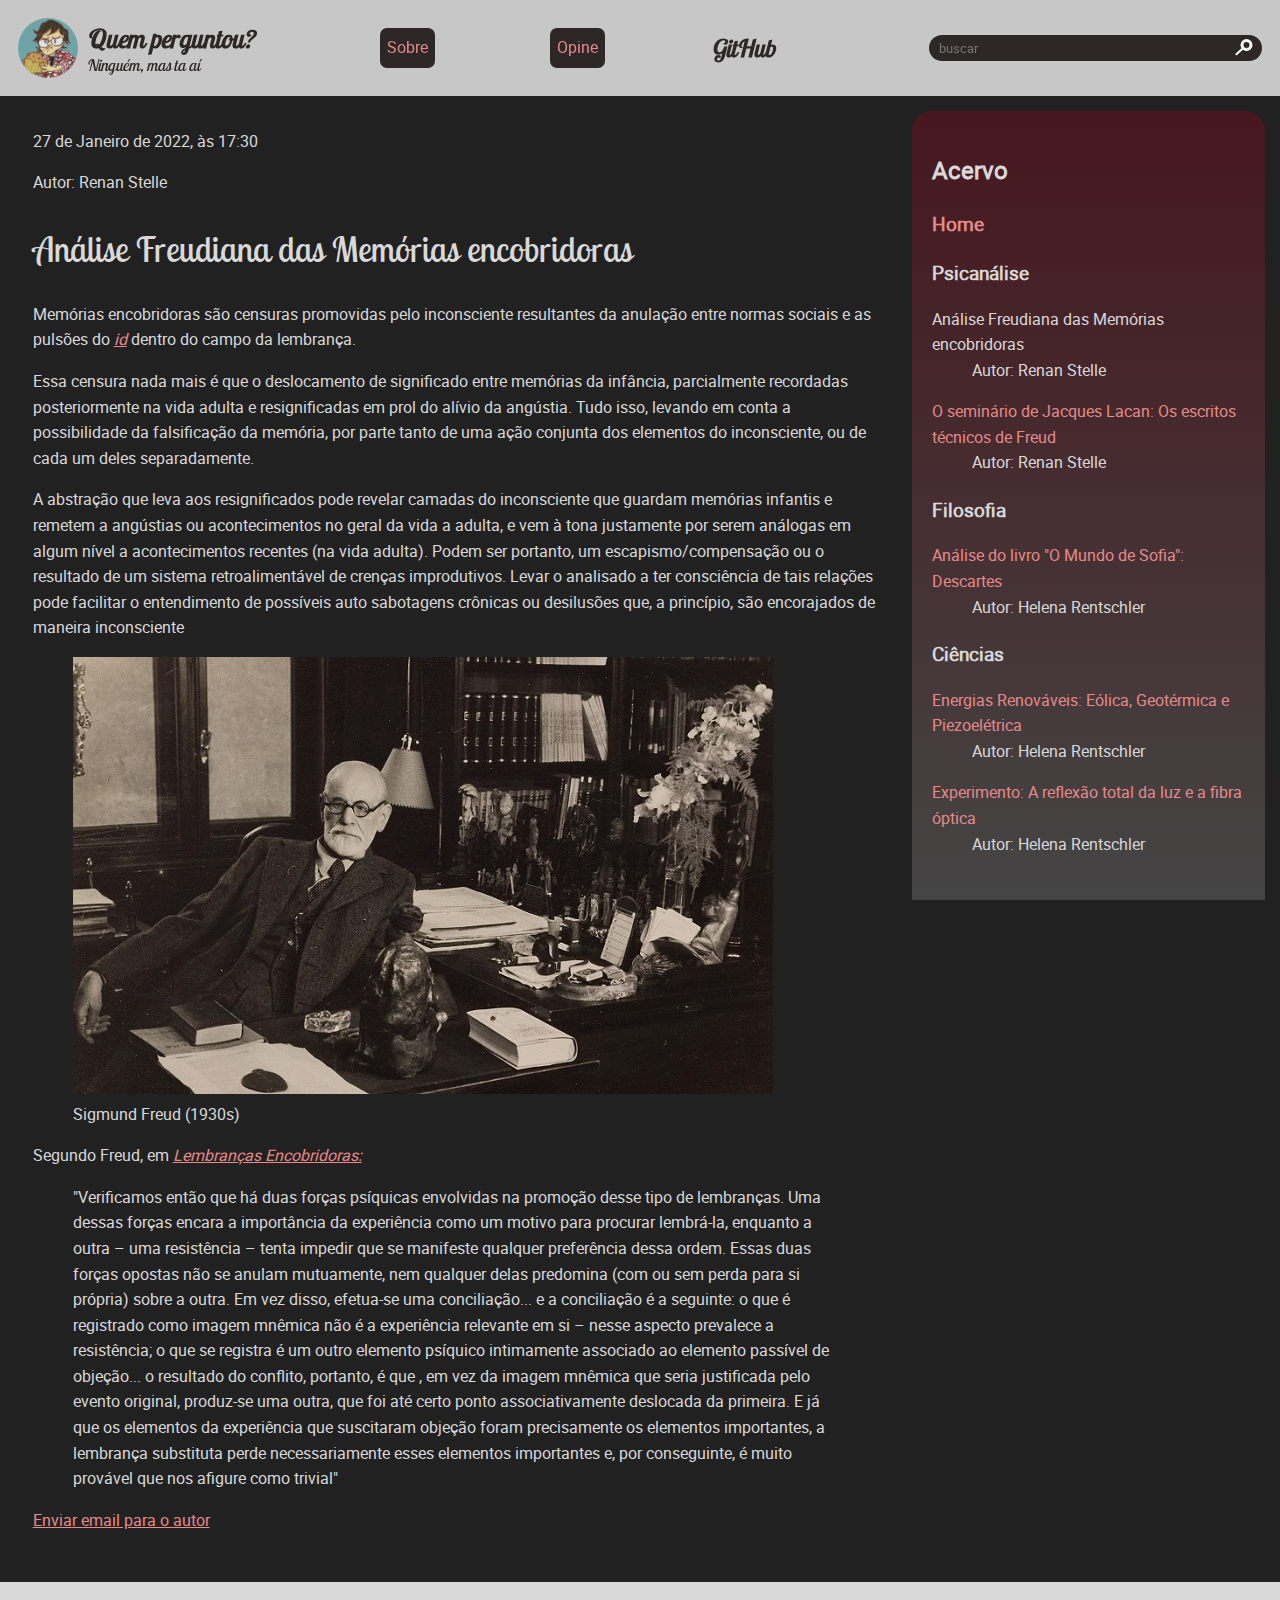
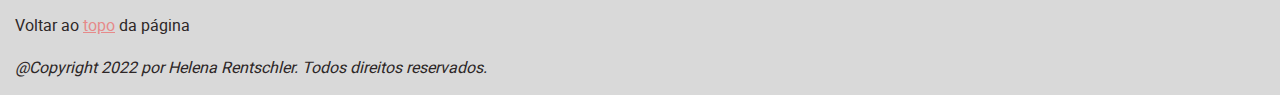
<file: pages/article.html>
<!DOCTYPE html>
<html lang="pt-BR">
    <head>
        <meta charset="UTF-8">
        <meta http-equiv="X-UA-Compatible" content="IE=edge">
        <meta name="viewport" content="width=device-width, initial-scale=1.0">
        <link rel="icon" href="../images/icon.svg" type="image/x-icon">
        <link rel="stylesheet" href="../styles/style.css">
        <title>Memórias encobridoras</title>
    </head>
    <body>
        <span id="top"></span>
        <header>
            <a class="logo" href="../index.html">
                <img  src="../images/icon.png" alt="" width="60" srcset="../images/icon.svg"> <!--in older browsers, ther 'src' content will be displayed, in new browsers the 'srcset' content will.-->
                <div>
                    <span>Quem perguntou?</span>  
                    <span class="subheading">Ninguém, mas ta aí</span> 
                </div>
            </a>
            <div class="header-main">
                <nav>
                    <ul class="nav-bar">
                        <li class="nav-but"><a href="sobre.html">Sobre</a></li>
                        <li class="nav-but"><a href="opine.html">Opine</a></li>
                    </ul>
                </nav>
                <a class="github" href="https://github.com/helenarentschler" title="meu perfil no GitHub" target="_blank">
                    <span>GitHub</span>
                </a>
                <form>
                    <input type="search" name="q" placeholder="buscar">
                    <input type="submit" value="">
                </form> 
            </div>
        </header>
        <div class="content-grid">
            <main>
                <article>
                    <time datetime="2022-01-27T17:30">27 de Janeiro de 2022, às 17:30</time>
                    <p>Autor: Renan Stelle</p>
                    <h1>Análise Freudiana das Memórias encobridoras</h1>
                    <p>Memórias encobridoras são censuras promovidas pelo inconsciente resultantes da anulação entre normas sociais e as pulsões do <a href="https://pt.wikipedia.org/wiki/Id" title="Segundo Freud, o id seria a fonte da energia psíquica (libido). É formado pelas pulsões - instintos, impulsos orgânicos e desejos inconscientes. Veja mais em wikipedia."><em lang="de">id</em></a> dentro do campo da lembrança.</p>
                    <p>Essa censura nada mais é que o deslocamento de significado entre memórias da infância, parcialmente recordadas posteriormente na vida adulta e resignificadas em prol do alívio da angústia. Tudo isso, levando em conta a possibilidade da falsificação da memória, por parte tanto de uma ação conjunta dos elementos do inconsciente, ou de cada um deles separadamente.</p>
                    <p>A abstração que leva aos resignificados pode revelar camadas do inconsciente que guardam memórias infantis e remetem a angústias ou acontecimentos no geral da vida a adulta, e vem à tona justamente por serem análogas em algum nível a acontecimentos recentes (na vida adulta). Podem ser portanto, um escapismo/compensação ou o resultado de um sistema retroalimentável de crenças improdutivos. Levar o analisado a ter consciência de tais relações pode facilitar o entendimento de possíveis auto sabotagens crônicas ou desilusões que, a princípio, são encorajados  de maneira inconsciente</p> 
                    <!-- Following, responsive design applied to different image cuts (Art-direction)-->
                    <figure>
                        <picture>
                            <source media="(max-width: 799px" srcset="../images/freud2.jpg">
                            <img id="freud" src="../images/freud.jpeg" alt="Freud sentado confortavelmente na cadeira de seu escritório">
                        </picture>
                        <figcaption>Sigmund Freud (1930s)</figcaption>
                    </figure>
                    <p>Segundo Freud, em <a href="https://edisciplinas.usp.br/pluginfile.php/4628188/mod_resource/content/1/Lembran%C3%A7as_Encobridoras.pdf" target="_blank"><cite>Lembranças Encobridoras:</cite></a></p>
                    <blockquote cite="https://edisciplinas.usp.br/pluginfile.php/4628188/mod_resource/content/1/Lembran%C3%A7as_Encobridoras.pdf" >
                        <p>"Verificamos então que há duas forças psíquicas envolvidas na promoção desse tipo de lembranças. Uma dessas forças encara a importância da experiência como um motivo para procurar lembrá-la, enquanto a outra – uma resistência – tenta impedir que se manifeste qualquer preferência dessa ordem. Essas duas forças opostas não se anulam mutuamente, nem qualquer delas predomina (com ou sem perda para si própria) sobre a outra. Em vez disso, efetua-se uma conciliação... e a conciliação é a seguinte: o que é registrado como imagem mnêmica não é a experiência relevante em si – nesse aspecto prevalece a resistência; o que se registra é um outro elemento psíquico intimamente associado ao elemento passível de objeção... o resultado do conflito, portanto, é que , em vez da imagem mnêmica que seria justificada pelo evento original, produz-se uma outra, que foi até certo ponto associativamente deslocada da primeira. E já que os elementos da experiência que suscitaram objeção foram precisamente os elementos importantes, a lembrança substituta perde necessariamente esses elementos importantes e, por conseguinte, é muito provável que nos afigure como trivial"</p>
                    </blockquote>
                    <p><a href="mailto:stellerenansystem@gmail.com">Enviar email para o autor </a></p>          
                </article>
            </main>
            <aside>
                <h2>Acervo</h2>
                <h3><a href="../index.html">Home</a></h3>
                <h3>Psicanálise</h3>
                    <dl>
                        <dt>Análise Freudiana das Memórias encobridoras</dt>
                        <dd>Autor: Renan Stelle</dd>
                    </dl>
                    <dl>
                        <dt><a href="article4.html">O seminário de Jacques Lacan: Os escritos técnicos de Freud</a></dt>
                        <dd>Autor: Renan Stelle</dd>
                    </dl>
                <h3>Filosofia</h3>
                    <dl>
                        <dt><a href="article1.html">Análise do livro "O Mundo de Sofia": Descartes</a></dt>
                        <dd>Autor: Helena Rentschler</dd>
                    </dl>
                <h3>Ciências</h3>
                    <dl>
                        <dt><a href="article2.html">Energias Renováveis: Eólica, Geotérmica e Piezoelétrica</a></dt>
                        <dd>Autor: Helena Rentschler</dd>
                    </dl>
                    <dl>
                        <dt><a href="article3.html">Experimento: A reflexão total da luz e a fibra óptica</a></dt>
                        <dd>Autor: Helena Rentschler</dd>
                    </dl> 
            </aside>
        </div>
        <footer>
            <p>Voltar ao <a href="#top">topo</a> da página</p>
            <address>@Copyright 2022 por Helena Rentschler. Todos direitos reservados.</address> <!--fazer página de descrição de cada autor e linkar em seus respecivos arquivos-->   
        </footer>
    </body>
</html>
</file>
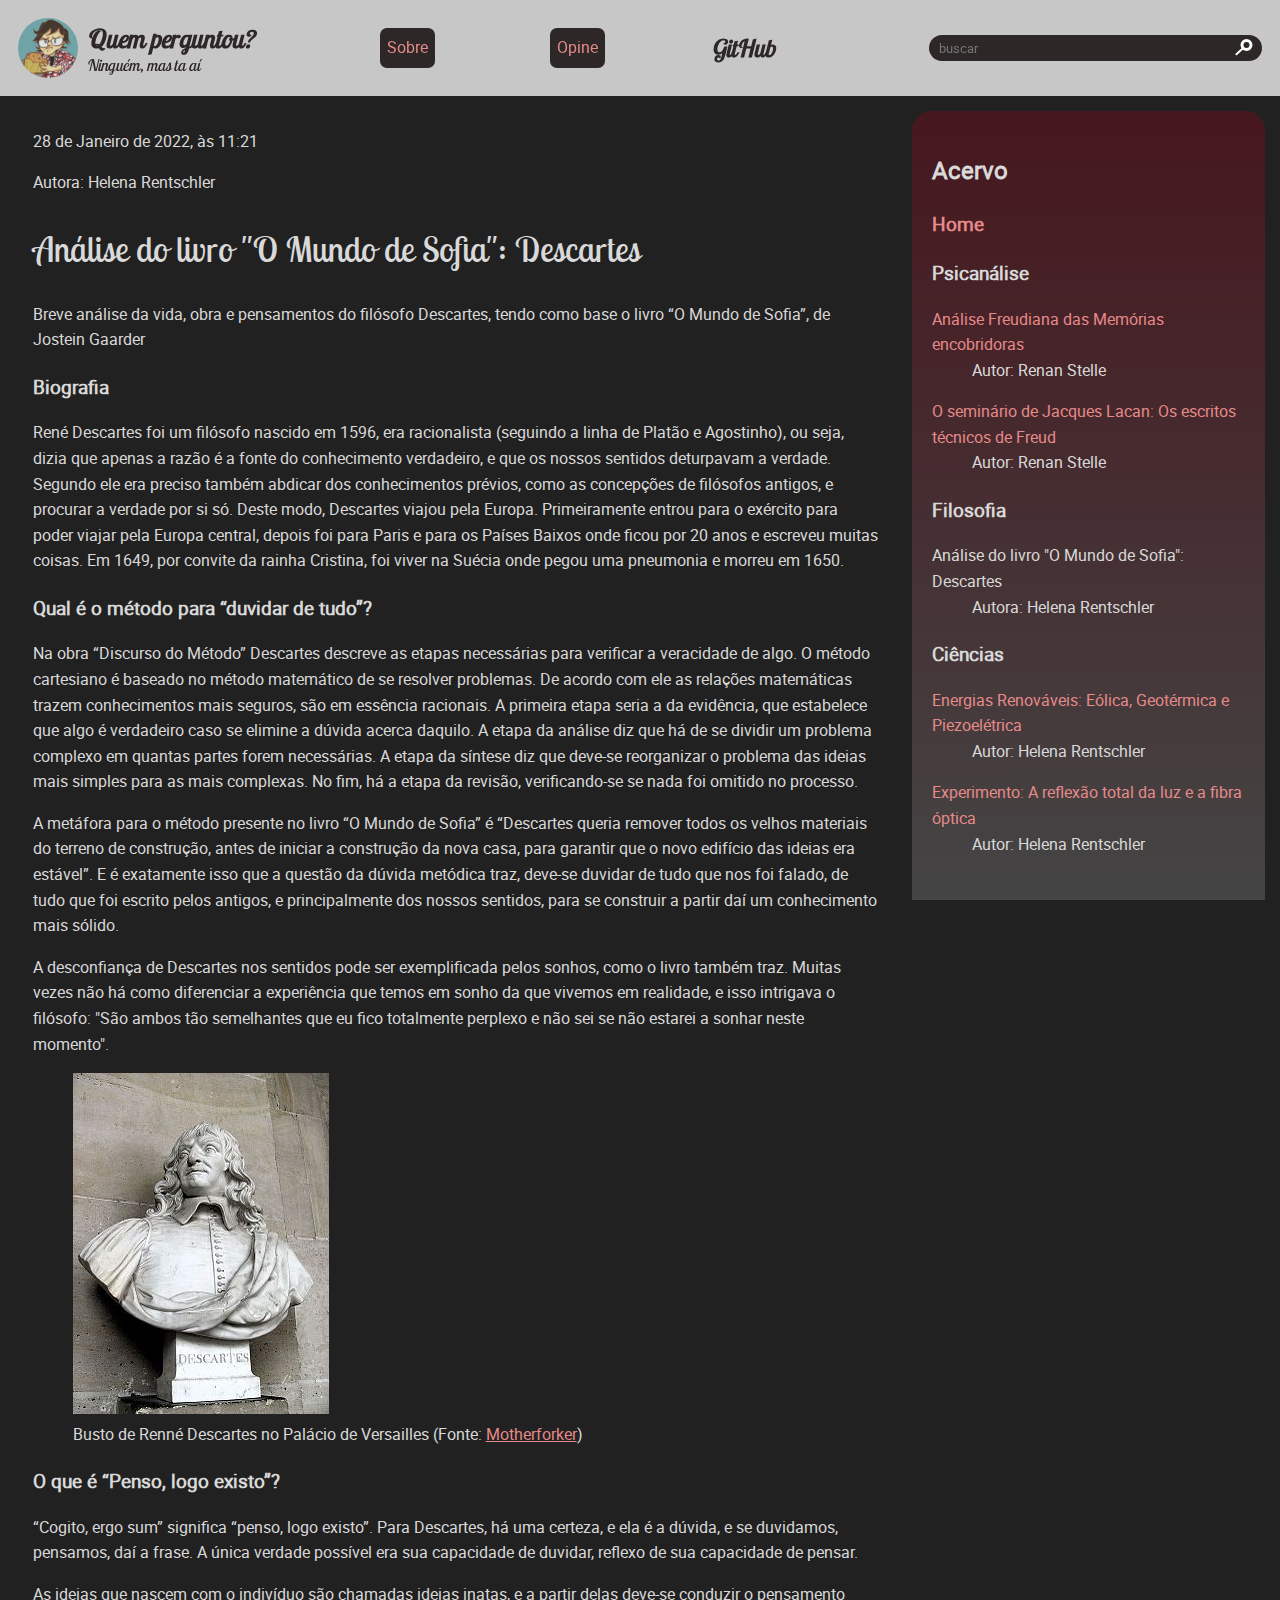
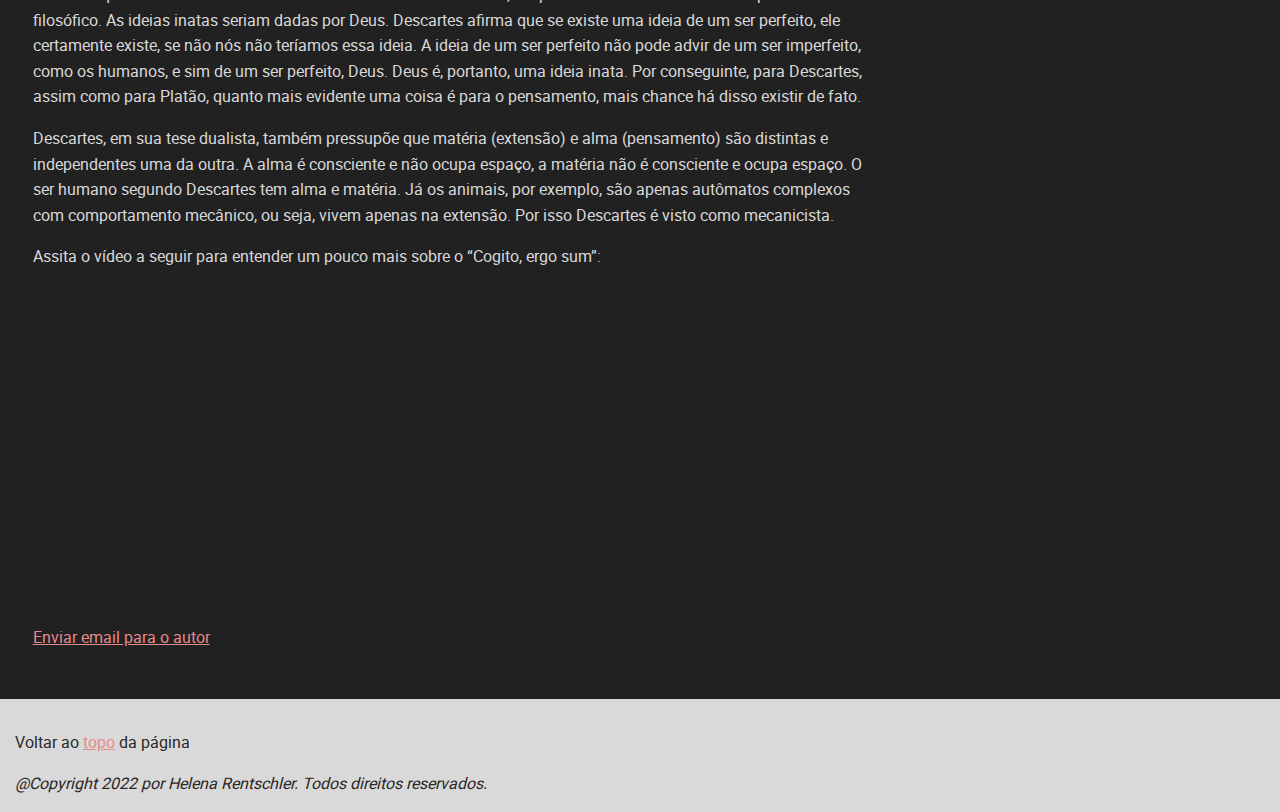
<file: pages/article1.html>
<!DOCTYPE html>
<html lang="pt-BR">
    <head>
        <meta charset="UTF-8">
        <meta http-equiv="X-UA-Compatible" content="IE=edge">
        <meta name="viewport" content="width=device-width, initial-scale=1.0">
        <link rel="icon" href="../images/icon.svg" type="image/x-icon">
        <link rel="stylesheet" href="../styles/style.css">
        <title>O Mundo de Sofia: Descartes</title>
    </head>
    <body>
        <span id="top"></span>
        <header>
            <a class="logo" href="../index.html">
                <img  src="../images/icon.png" alt="" width="60" srcset="../images/icon.svg"> <!--in older browsers, ther 'src' content will be displayed, in new browsers the 'srcset' content will.-->
                <div>
                    <span>Quem perguntou?</span>  
                    <span class="subheading">Ninguém, mas ta aí</span> 
                </div>
            </a>
            <div class="header-main">
                <nav>
                    <ul class="nav-bar">
                        <li class="nav-but"><a href="sobre.html">Sobre</a></li>
                        <li class="nav-but"><a href="opine.html">Opine</a></li>
                    </ul>
                </nav>
                <a class="github" href="https://github.com/helenarentschler" title="meu perfil no GitHub" target="_blank">
                    <span>GitHub</span>
                </a>
                <form>
                    <input type="search" name="q" placeholder="buscar">
                    <input type="submit" value="">
                </form> 
            </div>
        </header>
        <div class="content-grid">
            <main>
                <article>
                    <time datetime="2022-01-28T11:21">28 de Janeiro de 2022, às 11:21</time>
                    <p>Autora: Helena Rentschler</p>
                    <h1>Análise do livro "O Mundo de Sofia": Descartes</h1>
                    <p>Breve análise da vida, obra e pensamentos do filósofo Descartes, tendo como base o livro “O Mundo de Sofia”, de Jostein Gaarder</p>
                    <section>
                        <h3>Biografia</h3>
                        <p> René Descartes foi um filósofo nascido em 1596, era racionalista (seguindo a linha de Platão e Agostinho), ou seja, dizia que apenas a razão é a fonte do conhecimento verdadeiro, e que os nossos sentidos deturpavam a verdade. Segundo ele era preciso também abdicar dos conhecimentos prévios, como as concepções de filósofos antigos, e procurar a verdade por si só. Deste modo, Descartes viajou pela Europa. Primeiramente entrou para o exército para poder viajar pela Europa central, depois foi para Paris e para os Países Baixos onde ficou por 20 anos e escreveu muitas coisas. Em 1649, por convite da rainha Cristina, foi viver na Suécia onde pegou uma pneumonia e morreu em 1650.</p>
                    </section>
                    <section>
                        <h3>Qual é o método para “duvidar de tudo”?</h3>
                        <p>Na obra “Discurso do Método” Descartes descreve as etapas necessárias para verificar a veracidade de algo. O método cartesiano é baseado no método matemático de se resolver problemas. De acordo com ele as relações matemáticas trazem conhecimentos mais seguros, são em essência racionais. A primeira etapa seria a da evidência, que estabelece que algo é verdadeiro caso se elimine a dúvida acerca daquilo. A etapa da análise diz que há de se dividir um problema complexo em quantas partes forem necessárias. A etapa da síntese diz que deve-se reorganizar o problema das ideias mais simples para as mais complexas. No fim, há a etapa da revisão, verificando-se se nada foi omitido no processo. </p>
                        <p>A metáfora para o método presente no livro “O Mundo de Sofia” é “Descartes queria remover todos os velhos materiais do terreno de construção, antes de iniciar a construção da nova casa, para garantir que o novo edifício das ideias era estável”. E é exatamente isso que a questão da dúvida metódica traz, deve-se duvidar de tudo que nos foi falado, de tudo que foi escrito pelos antigos, e principalmente dos nossos sentidos, para se construir a partir daí um conhecimento mais sólido. </p>
                        <p> A desconfiança de Descartes nos sentidos pode ser exemplificada pelos sonhos, como o livro também traz. Muitas vezes não há como diferenciar a experiência que temos em sonho da que vivemos em realidade, e isso intrigava o filósofo:  "São ambos tão semelhantes que eu fico totalmente perplexo e não sei se não estarei a sonhar neste momento".</p>
                        <figure>
                            <img src="../images/descartes.jpg" alt="Escultura de um busto branco de René Descartes com expressão séria, vestindo um colete." width="256" height="341"> <!--title atributte isnt good for images (accessibility), and width and height is put here according to the size the original size, just to display a blank 300px space if the image doesnt load-->
                            <figcaption>Busto de Renné Descartes no Palácio de Versailles (Fonte: <a href="https://commons.wikimedia.org/wiki/File:Rene_descartes.jpg" target="_blank">Motherforker</a>)</figcaption>
                        </figure>
                    </section>
                    <section>
                        <h3>O que é “Penso, logo existo”?</h3>
                        <p> “Cogito, ergo sum” significa “penso, logo existo”. Para Descartes, há uma certeza, e ela é a dúvida, e se duvidamos, pensamos, daí a frase. A única verdade possível era sua capacidade de duvidar, reflexo de sua capacidade de pensar.</p>
                        <p> As ideias que nascem com o indivíduo são chamadas ideias inatas, e a partir delas deve-se conduzir o pensamento filosófico. As ideias inatas seriam dadas por Deus. Descartes afirma que se existe uma ideia de um ser perfeito, ele certamente existe, se não nós não teríamos essa ideia. A ideia de um ser perfeito não pode advir de um ser imperfeito, como os humanos, e sim de um ser perfeito, Deus. Deus é, portanto, uma ideia inata. Por conseguinte, para Descartes, assim como para Platão, quanto mais evidente uma coisa é para o pensamento, mais chance há disso existir de fato.</p>
                        <p>Descartes, em sua tese dualista, também pressupõe que matéria (extensão) e alma (pensamento) são distintas e independentes uma da outra. A alma é consciente e não ocupa espaço, a matéria não é consciente e ocupa espaço. O ser humano segundo Descartes tem alma e matéria. Já os animais, por exemplo, são apenas autômatos complexos com comportamento mecânico, ou seja, vivem apenas na extensão. Por isso Descartes é visto como mecanicista.</p>
                        <p>Assita o vídeo a seguir para entender um pouco mais sobre o “Cogito, ergo sum”:</p>
                        <iframe width="560" height="315" src="https://www.youtube.com/embed/lNdrQ2wf6xs" title="YouTube video player" frameborder="0" allow="accelerometer; autoplay; clipboard-write; encrypted-media; gyroscope; picture-in-picture" allowfullscreen>
                            <p>Seu navegador não suporta este formato, aqui está um <a href="https://youtu.be/lNdrQ2wf6xs">link direto</a> para o vídeo.</p>
                        </iframe>
                    </section>
                    <p><a href="mailto:helenarentschler1@gmail.com">Enviar email para o autor </a></p>
                </article>
            </main>
            <aside>
                <h2>Acervo</h2>
                <h3><a href="../index.html">Home</a></h3>
                <h3>Psicanálise</h3>
                    <dl>
                        <dt><a href="article.html">Análise Freudiana das Memórias encobridoras</a></dt>
                        <dd>Autor: Renan Stelle</dd>
                    </dl>
                    <dl>
                        <dt><a href="article4.html">O seminário de Jacques Lacan: Os escritos técnicos de Freud</a></dt>
                        <dd>Autor: Renan Stelle</dd>
                    </dl>
                <h3>Filosofia</h3>
                    <dl>
                        <dt>Análise do livro "O Mundo de Sofia": Descartes</dt>
                        <dd>Autora: Helena Rentschler</dd>
                    </dl>
                <h3>Ciências</h3>
                    <dl>
                        <dt><a href="article2.html">Energias Renováveis: Eólica, Geotérmica e Piezoelétrica</a></dt>
                        <dd>Autor: Helena Rentschler</dd>
                    </dl>
                    <dl>
                        <dt><a href="article3.html">Experimento: A reflexão total da luz e a fibra óptica</a></dt>
                        <dd>Autor: Helena Rentschler</dd>
                    </dl> 
            </aside>   
        </div>
        <footer>
            <p>Voltar ao <a href="#top">topo</a> da página</p>
            <address>@Copyright 2022 por Helena Rentschler. Todos direitos reservados.</address> <!--fazer página de descrição de cada autor e linkar em seus respecivos arquivos-->   
        </footer>
    </body>
</html>
</file>
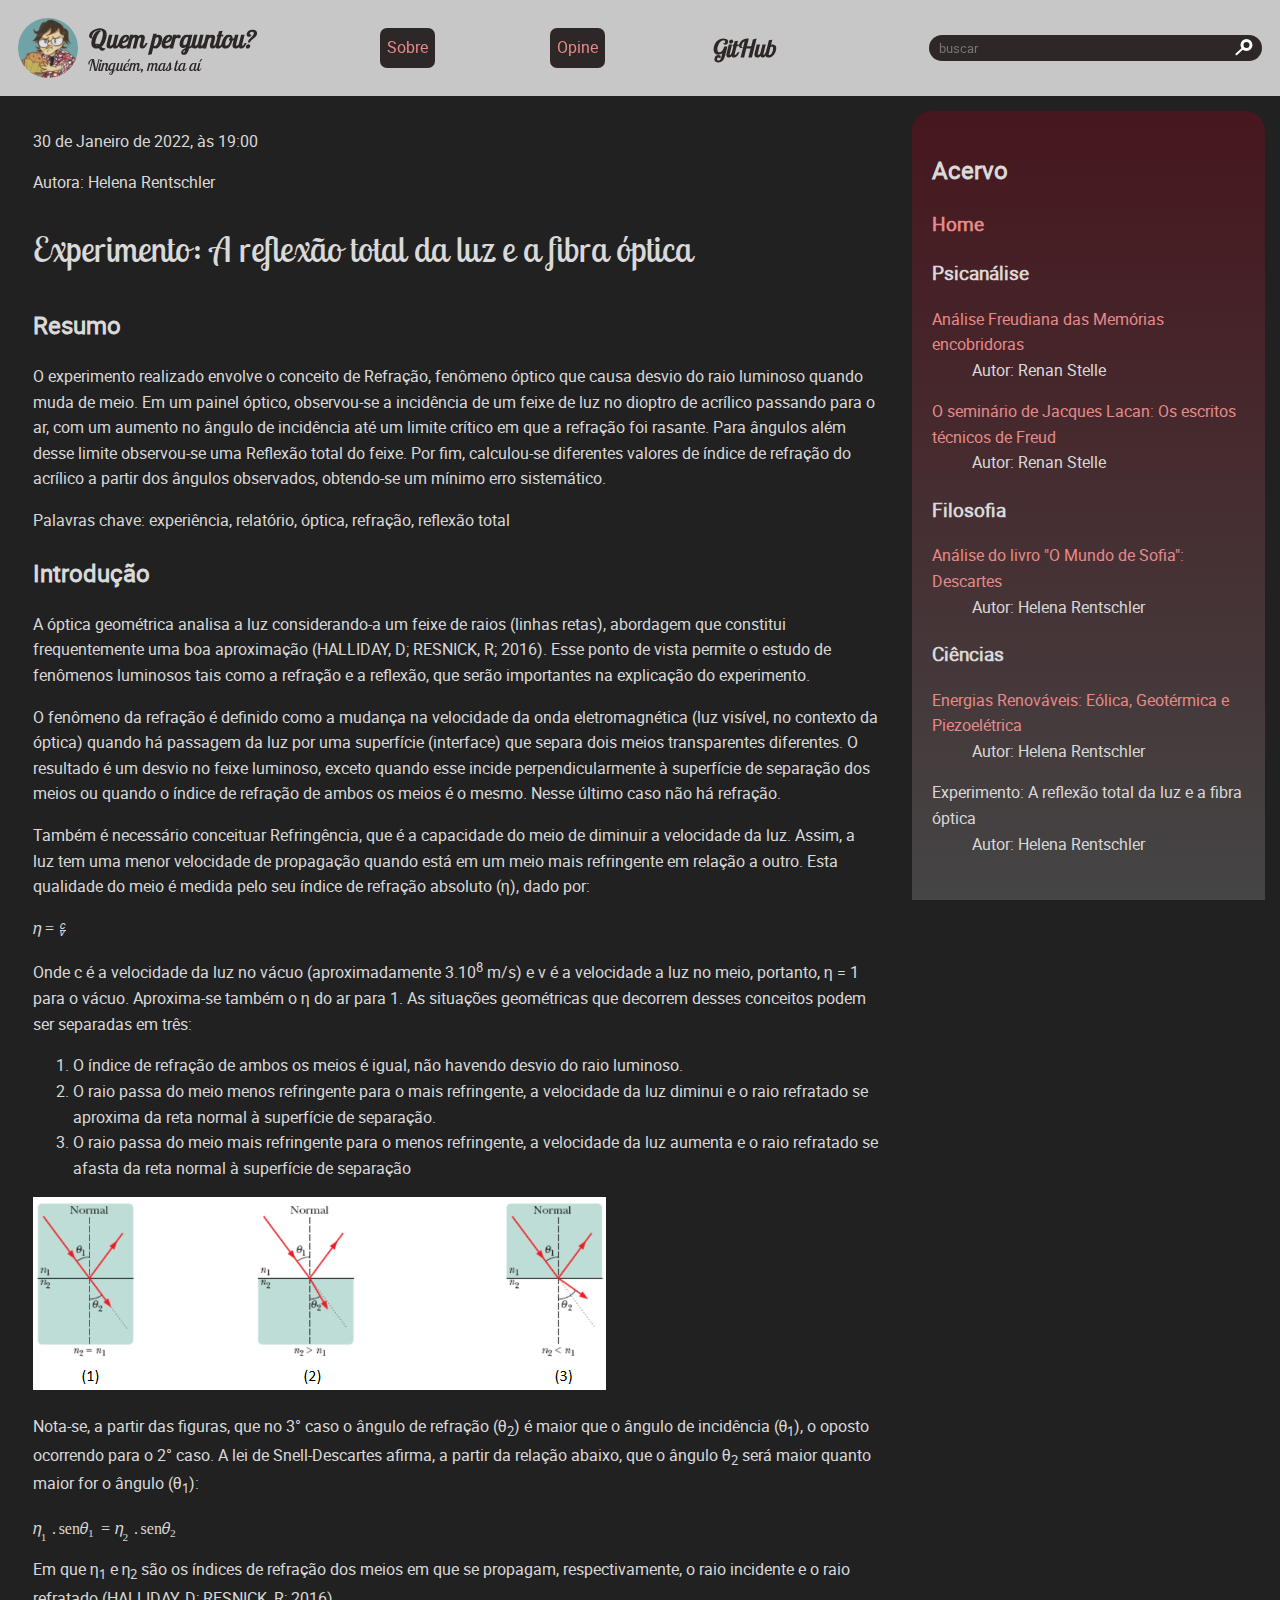
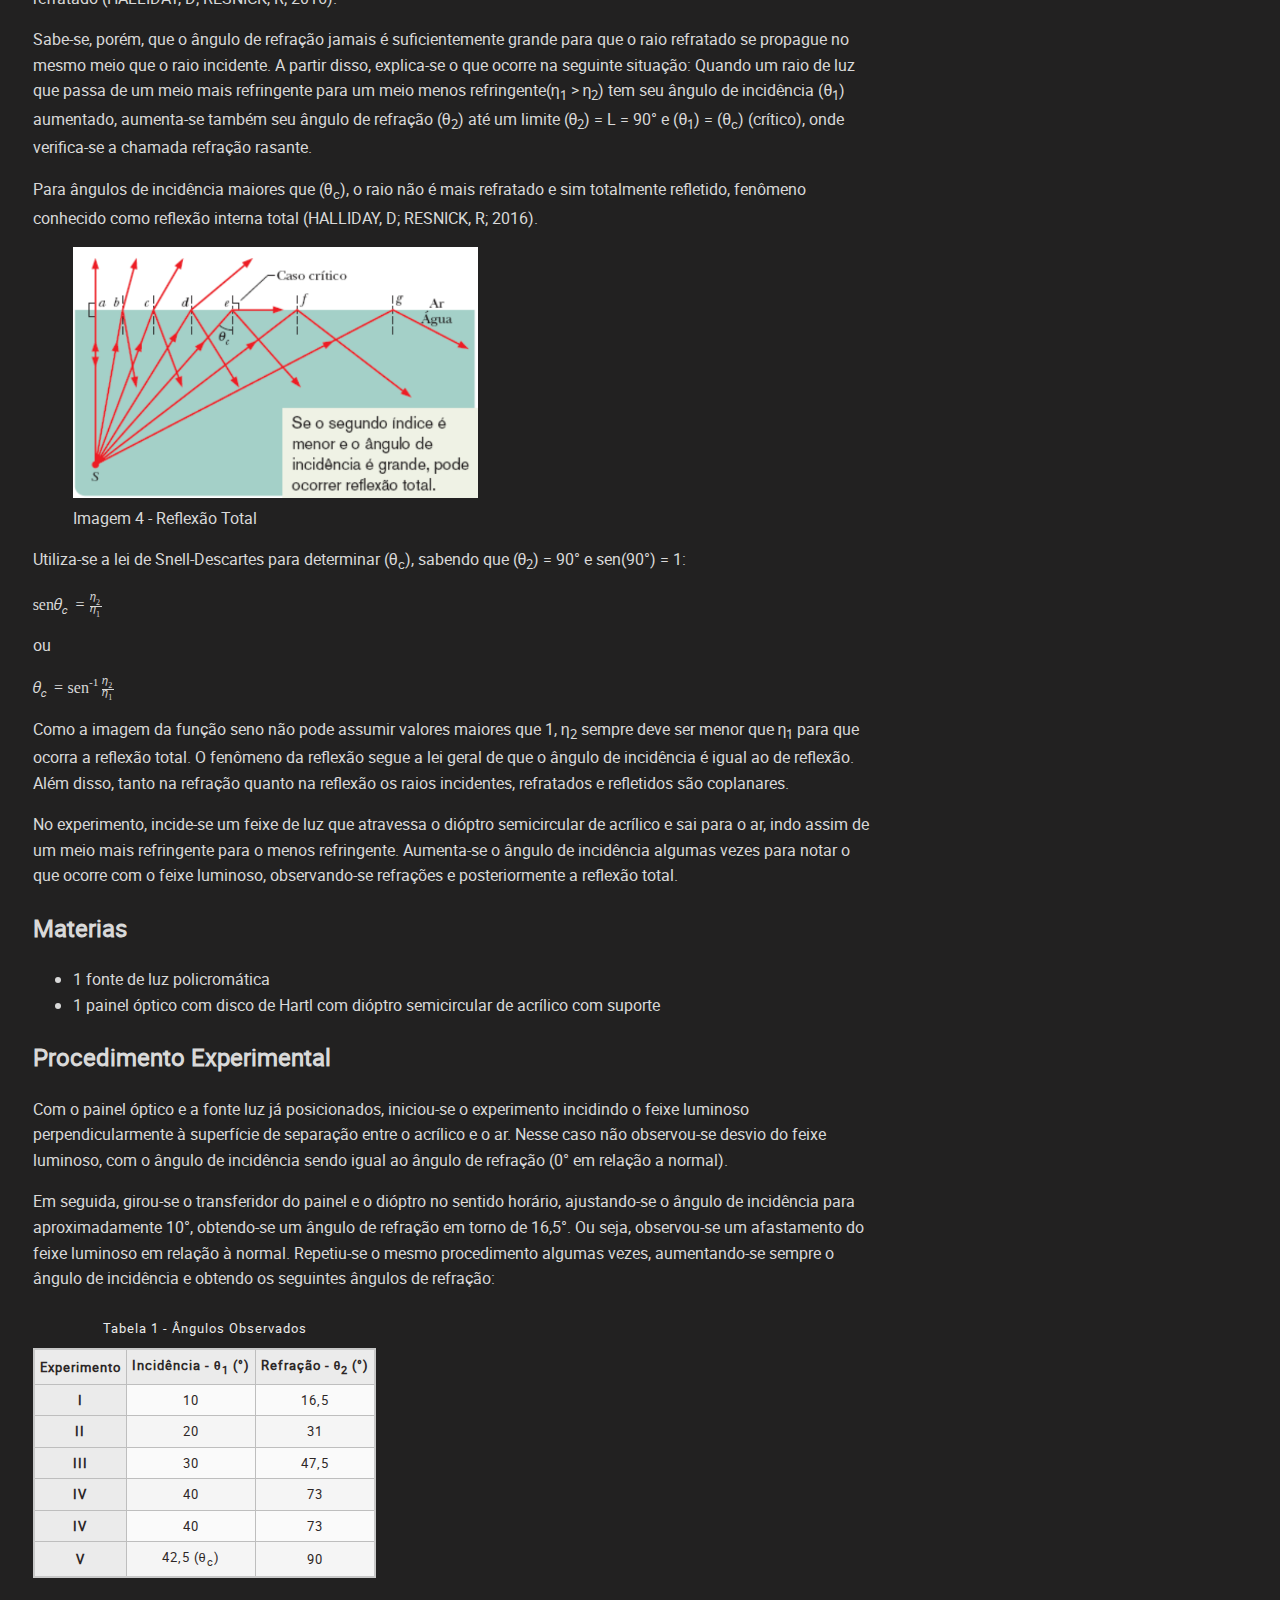
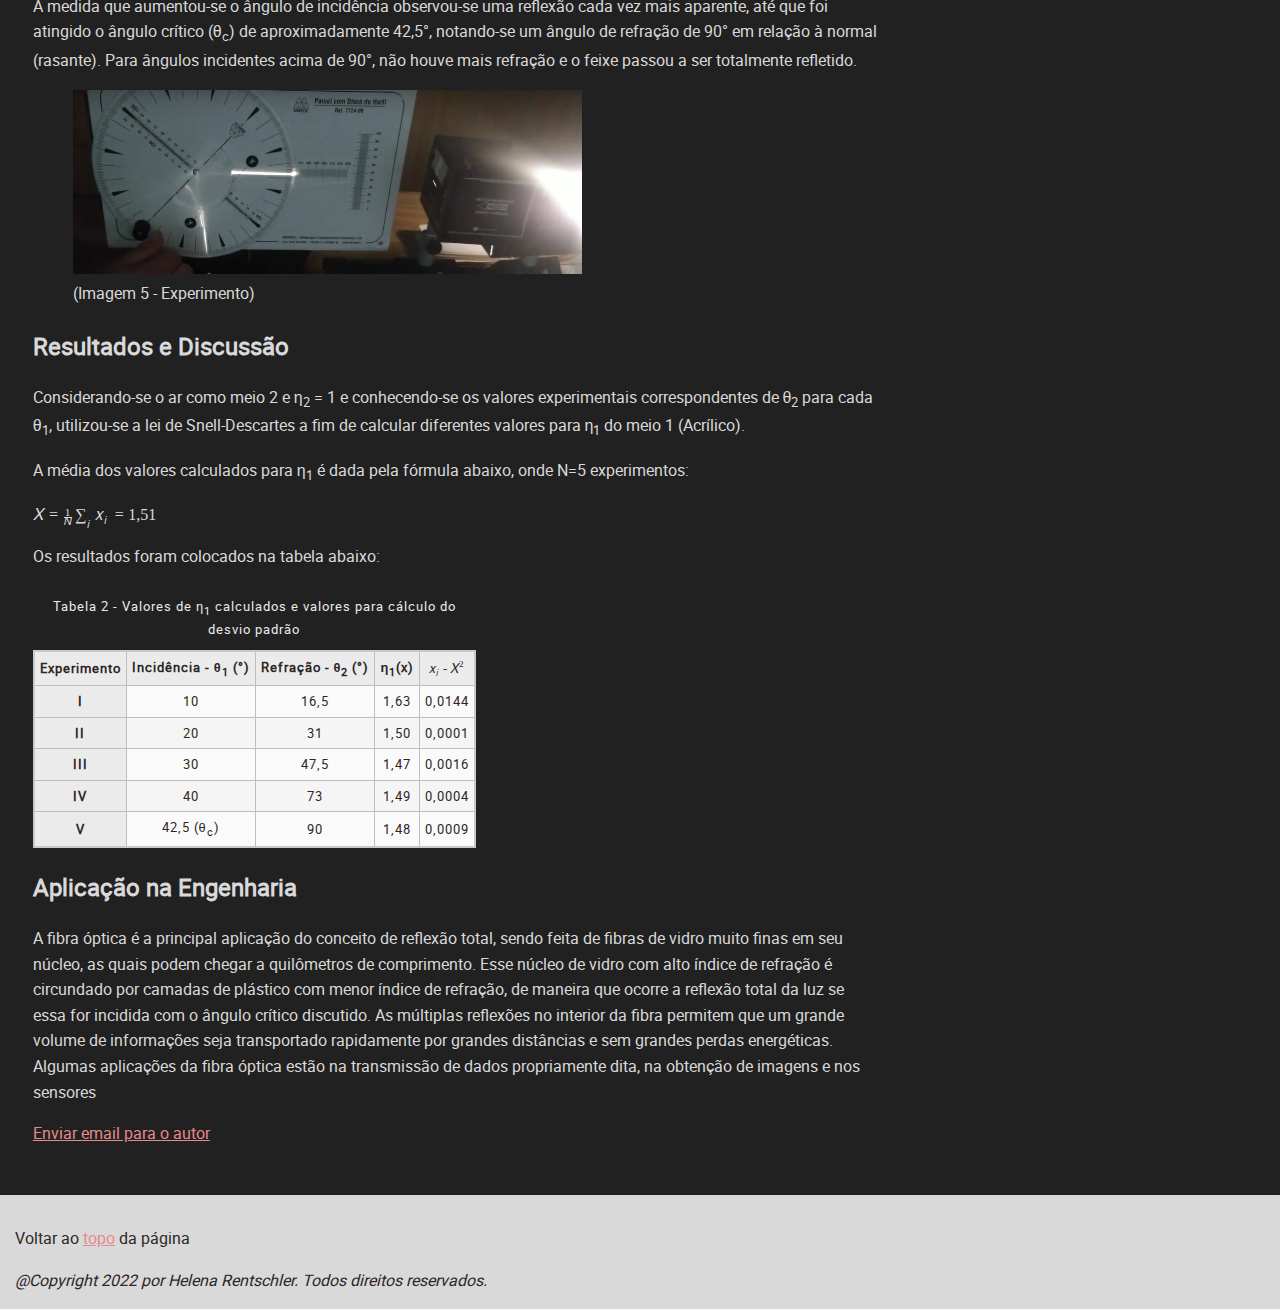
<file: pages/article3.html>
<!DOCTYPE html>
<html lang="pt-BR">
    <head>
        <meta charset="UTF-8">
        <meta http-equiv="X-UA-Compatible" content="IE=edge">
        <meta name="viewport" content="width=device-width, initial-scale=1.0">
        <link rel="icon" href="../images/icon.svg" type="image/x-icon">
        <link rel="stylesheet" href="../styles/style.css">
        <title>Experimento: A reflexão total da luz e a fibra óptica</title>
    </head>
    <body>
        <span id="top"></span>
        <header>
            <a class="logo" href="../index.html">
                <img  src="../images/icon.png" alt="" width="60" srcset="../images/icon.svg"> <!--in older browsers, ther 'src' content will be displayed, in new browsers the 'srcset' content will.-->
                <div>
                    <span>Quem perguntou?</span>  
                    <span class="subheading">Ninguém, mas ta aí</span> 
                </div>
            </a>
            <div class="header-main">
                <nav>
                    <ul class="nav-bar">
                        <li class="nav-but"><a href="sobre.html">Sobre</a></li>
                        <li class="nav-but"><a href="opine.html">Opine</a></li>
                    </ul>
                </nav>
                <a class="github" href="https://github.com/helenarentschler" title="meu perfil no GitHub" target="_blank">
                    <span>GitHub</span>
                </a>
                <form>
                    <input type="search" name="q" placeholder="buscar">
                    <input type="submit" value="">
                </form> 
            </div>
        </header>
        <div class="content-grid">
            <main>
                <article>
                    <time datetime="2022-01-30T19:00">30 de Janeiro de 2022, às 19:00</time>
                    <p>Autora: Helena Rentschler</p>
                    <h1>Experimento: A reflexão total da luz e a fibra óptica</h1>
                    <section>
                        <h2>Resumo</h2>
                            <p> O experimento realizado envolve o conceito de Refração, fenômeno óptico que causa desvio do raio luminoso quando muda de meio. Em um painel óptico, observou-se a incidência de um feixe de luz no dioptro de acrílico passando para o ar, com um aumento no ângulo de incidência até um limite crítico em que a refração foi rasante. Para ângulos além desse limite observou-se uma Reflexão total do feixe. Por fim, calculou-se diferentes valores de índice de refração do acrílico a partir dos ângulos observados, obtendo-se um mínimo erro sistemático.</p>                
                            <p>Palavras chave: experiência, relatório, óptica, refração, reflexão total</p>    
                    </section>
                    <section>
                        <h2>Introdução</h2> 
                        <p>A óptica geométrica analisa a luz considerando-a um feixe de raios (linhas retas), abordagem  que constitui frequentemente uma boa aproximação (HALLIDAY, D; RESNICK, R; 2016). Esse ponto de vista permite o estudo de fenômenos luminosos tais como a refração e a reflexão, que serão importantes na explicação do experimento.</p>
                        <p>O fenômeno da refração é definido como a mudança na velocidade da onda eletromagnética (luz visível, no contexto da óptica) quando há passagem da luz por uma superfície (interface) que separa dois meios transparentes diferentes. O resultado é um desvio no feixe luminoso, exceto quando esse incide perpendicularmente à superfície de separação dos meios ou quando o índice de refração de ambos os meios é o mesmo. Nesse último caso não há refração.</p>
                        <p>Também é necessário conceituar Refringência, que é a capacidade do meio de diminuir a velocidade da luz. Assim, a luz tem uma menor velocidade de propagação quando está em um meio mais refringente em relação a outro. Esta qualidade do meio é medida pelo seu índice de refração absoluto (η), dado por:</p>
                        <math> <!-- mathML: XML apllication in HTML: chrome does not support it-->
                            <mi>η</mi>
                            <mo>=</mo>
                            <mfrac>
                                    <mi>c</mi>
                                    <mi>v</mi>
                            </mfrac>
                        </math>
                        <p>Onde c é a velocidade da luz no vácuo (aproximadamente 3.10<sup>8</sup> m/s) e v é a velocidade a luz no meio, portanto, η = 1 para o vácuo. Aproxima-se também o η do ar para 1. As situações geométricas que decorrem desses conceitos podem ser separadas em três:</p> 
                        <ol>
                            <li>O índice de refração de ambos os meios é igual, não havendo desvio do raio luminoso.</li>
                            <li>O raio passa do meio menos refringente para o mais refringente, a velocidade da luz diminui e o raio refratado se aproxima da reta normal à superfície de separação.</li>
                            <li>O raio passa do meio mais refringente para o menos refringente, a velocidade da luz aumenta e o raio refratado se afasta da reta normal à superfície de separação</li>    
                        </ol> 
                        <img src="../images/reflex.png" alt="representação gráfica das situações descritas anteriormente."> 
                        <p>Nota-se, a partir das figuras, que no 3° caso o ângulo de refração (θ<sub>2</sub>) é maior que o ângulo de incidência (θ<sub>1</sub>), o oposto ocorrendo para o 2° caso. A lei de Snell-Descartes afirma, a partir da relação abaixo, que o ângulo θ<sub>2</sub> será maior quanto maior for o ângulo (θ<sub>1</sub>):</p>
                        <math>
                            <msub>
                                <mi>η</mi>
                                <mn>1</mn>
                            </msub>
                            <mo>.</mo>
                            <mi>sen</mi>
                            <msub>
                                <mi>θ</mi>
                                <mn>1</mn>
                            </msub>
                            <mo>=</mo>
                            <msub>
                                <mi>η</mi>
                                <mn>2</mn>
                            </msub>
                            <mo>.</mo>
                            <mi>sen</mi>
                            <msub>
                                <mi>θ</mi>
                                <mn>2</mn>
                            </msub>
                        </math>
                        <p> Em que η<sub>1</sub> e η<sub>2</sub> são os índices de refração dos meios em que se propagam, respectivamente, o raio incidente e o raio refratado (HALLIDAY, D; RESNICK, R; 2016).</p>
                        <p>Sabe-se, porém, que o ângulo de refração jamais é suficientemente grande para que o raio refratado se propague no mesmo meio que o raio incidente. A partir disso, explica-se o que ocorre na seguinte situação: Quando um raio de luz que passa de um meio mais refringente para um meio menos refringente(η<sub>1</sub> >  η<sub>2</sub>) tem seu ângulo de incidência (θ<sub>1</sub>) aumentado, aumenta-se também seu ângulo de refração (θ<sub>2</sub>) até um limite (θ<sub>2</sub>) = L = 90° e (θ<sub>1</sub>) = (θ<sub>c</sub>) (crítico), onde verifica-se a chamada refração rasante.</p>
                        <p>Para ângulos de incidência maiores que (θ<sub>c</sub>), o raio não é mais refratado e sim totalmente refletido, fenômeno conhecido como reflexão interna total (HALLIDAY, D; RESNICK, R; 2016).</p>
                        <figure>
                            <img src="../images/reflex2.png" alt="representação de vários raios vindo da água, incidindo em angulos cada vez maiores, fazendo com que os raios refratados no ar se aproximem e ultrapassem o ângulo limite. O texto da imagem diz: 'Se o ângulo índice é menor e o ângulo de incidência é grande, pode ocorrer reflexão total.'">
                            <figcaption>Imagem 4 - Reflexão Total</figcaption>
                        </figure>
                        <p>Utiliza-se a lei de Snell-Descartes para determinar (θ<sub>c</sub>), sabendo que (θ<sub>2</sub>) = 90° e sen(90°) = 1:</p> 
                        <math> 
                            <mi>sen</mi>
                            <msub>
                                <mi>θ</mi>
                                <mi>c</mi>
                            </msub>
                            <mo>=</mo>
                            <mfrac>
                                <msub>
                                    <mi>η</mi>
                                    <mn>2</mn>
                                </msub>
                                <msub>
                                    <mi>η</mi>
                                    <mn>1</mn>
                                </msub>
                            </mfrac>
                        </math>
                        <p>ou</p>
                        <math> 
                            <msub>
                                <mi>θ</mi>
                                <mi>c</mi>
                            </msub>
                            <mo>=</mo>
                            <msup>
                                <mi>sen</mi>
                                <mn>-1</mn>
                            </msup>
                            <mfrac>
                                <msub>
                                    <mi>η</mi>
                                    <mn>2</mn>
                                </msub>
                                <msub>
                                    <mi>η</mi>
                                    <mn>1</mn>
                                </msub>
                            </mfrac>
                        </math>
                        <p>Como a imagem da função seno não pode assumir valores maiores que 1, η<sub>2</sub> sempre deve ser menor que η<sub>1</sub> para que ocorra a reflexão total. O fenômeno da reflexão segue a lei geral de que o ângulo de incidência é igual ao de reflexão. Além disso, tanto na refração quanto na reflexão os raios incidentes, refratados e refletidos são coplanares.</p>
                        <p>No experimento, incide-se um feixe de luz que atravessa o dióptro semicircular de acrílico e sai para o ar, indo assim de um meio mais refringente para o menos refringente. Aumenta-se o ângulo de incidência algumas vezes para notar o que ocorre com o feixe luminoso, observando-se refrações e posteriormente a reflexão total.</p>
                    </section>
                    <section>
                        <h2>Materias</h2>
                        <ul>
                            <li>1 fonte de luz policromática</li>
                            <li>1 painel óptico com disco de Hartl com dióptro semicircular de acrílico com suporte</li>
                        </ul>
                    </section>
                    <section>
                        <h2>Procedimento Experimental</h2>
                        <p>Com o painel óptico e a fonte luz já posicionados, iniciou-se o experimento incidindo o feixe luminoso perpendicularmente à superfície de separação entre o acrílico e o ar. Nesse caso não observou-se desvio do feixe luminoso, com o ângulo de incidência sendo igual ao ângulo de refração (0° em relação a normal).
                        <p></p> Em seguida, girou-se o transferidor do painel e o dióptro no sentido horário, ajustando-se o ângulo de incidência para aproximadamente 10°, obtendo-se um ângulo de refração em torno de 16,5°. Ou seja, observou-se um afastamento do feixe luminoso em relação à normal. Repetiu-se o mesmo procedimento algumas vezes, aumentando-se sempre o ângulo de incidência e obtendo os seguintes ângulos de refração:</p>
                        <table>
                            <caption>Tabela 1 - Ângulos Observados</caption> 
                            <tr>
                                <th>Experimento</th>
                                <th>Incidência - θ<sub>1</sub> (°)</th>
                                <th>Refração -  θ<sub>2</sub> (°)</th>
                            </tr>
                            <tr>
                                <th>I</th>
                                <td>10</td>
                                <td>16,5</td>
                            </tr>
                            <tr>
                                <th>II</th>
                                <td>20</td>
                                <td>31</td> 
                            </tr>
                            <tr>
                                <th>III</th>
                                <td>30</td>
                                <td>47,5</td> 
                            </tr>
                            <tr>
                                <th>IV</th>
                                <td>40</td>
                                <td>73</td> 
                            </tr>
                            <tr>
                                <th>IV</th>
                                <td>40</td>
                                <td>73</td> 
                            </tr>
                            <tr>
                                <th>V</th>
                                <td>42,5 (θ<sub>c</sub>)</td>
                                <td>90</td>
                            </tr>
                        </table>
                        <p>A medida que aumentou-se o ângulo de incidência observou-se uma reflexão cada vez mais aparente, até que foi atingido o ângulo crítico (θ<sub>c</sub>) de aproximadamente 42,5°, notando-se um ângulo de refração de 90° em relação à normal (rasante). Para ângulos incidentes acima de 90°, não houve mais refração e o feixe passou a ser totalmente refletido.</p>
                        <figure>
                            <img src="../images/reflex3.png" alt="">
                            <figcaption>(Imagem 5 - Experimento)</figcaption>
                        </figure>
                    </section>
                    <section>
                        <h2>Resultados e Discussão</h2>
                        <p> Considerando-se o ar como meio 2 e η<sub>2</sub> = 1 e conhecendo-se os valores experimentais correspondentes de θ<sub>2</sub> para cada θ<sub>1</sub>, utilizou-se a lei de Snell-Descartes a fim de calcular diferentes valores para η<sub>1</sub> do meio 1 (Acrílico).</p>
                        <p>A média dos valores calculados para η<sub>1</sub> é dada pela fórmula abaixo, onde N=5 experimentos:</p>
                        <math>
                            <mi>X</mi>
                            <mo>=</mo>
                            <mfrac>
                                <mn>1</mn>
                                <mi>N</mi>
                            </mfrac>
                            <msub>
                                <mo>∑</mo>
                                <mi>i</mi>
                            </msub>
                            <msub>
                                <mi>x</mi>
                                <mi>i</mi>
                            </msub>
                            <mo>=</mo>
                            <mn>1,51</mn>>
                        </math>
                        <p>Os resultados foram colocados na tabela abaixo:</p>
                        <table>
                            <caption>Tabela 2 - Valores de η<sub>1</sub> calculados e valores para cálculo do desvio padrão</caption>
                            <tr>
                                <th>Experimento</th>
                                <th>Incidência - θ<sub>1</sub> (°)</th>
                                <th>Refração -  θ<sub>2</sub> (°)</th>
                                <th>η<sub>1</sub>(x)</th>
                                <th>
                                    <math>
                                        <msup>
                                            <mfenced>
                                                <msub>
                                                    <mi>x</mi>
                                                    <mi>i</mi>
                                                </msub>
                                                <mo>-</mo>
                                                <mi>X</mi>
                                            </mfenced>
                                            <mn>2</mn>
                                        </msup>
                                    </math>
                                </th>
                            </tr>
                            <tr>
                                <th>I</th>
                                <td>10</td>
                                <td>16,5</td>
                                <td>1,63</td>
                                <td>0,0144</td>
                            </tr>
                            <tr>
                                <th>II</th>
                                <td>20</td>
                                <td>31</td> 
                                <td>1,50</td>
                                <td>0,0001</td>
                            </tr>
                            <tr>
                                <th>III</th>
                                <td>30</td>
                                <td>47,5</td> 
                                <td>1,47</td>
                                <td>0,0016</td>
                            </tr>
                            <tr>
                                <th>IV</th>
                                <td>40</td>
                                <td>73</td> 
                                <td>1,49</td>
                                <td>0,0004</td>
                            </tr>
                            </tr>
                            <tr>
                                <th>V</th>
                                <td>42,5 (θ<sub>c</sub>)</td>
                                <td>90</td>
                                <td>1,48</td>
                                <td>0,0009</td>
                            </tr>
                        </table>
                    </section>
                    <section>
                        <h2>Aplicação na Engenharia</h2>
                        <p>A fibra óptica é a principal aplicação do conceito de reflexão total, sendo feita de fibras de vidro muito finas em seu núcleo, as quais podem chegar a quilômetros de comprimento. Esse núcleo de vidro com alto índice de refração é circundado por camadas de plástico com menor índice de refração, de maneira que ocorre a reflexão total da luz se essa for incidida com o ângulo crítico discutido. As múltiplas reflexões no interior da fibra permitem que um grande volume de informações seja transportado rapidamente por grandes distâncias e sem grandes perdas energéticas. Algumas aplicações da fibra óptica estão na transmissão de dados propriamente dita, na obtenção de imagens e nos sensores</p>
                    </section>
                    <p><a href="mailto:helenarentschler1@gmail.com">Enviar email para o autor </a></p>
                </article>
            </main>
            <aside>
                <h2>Acervo</h2>
                <h3><a href="../index.html">Home</a></h3>
                <h3>Psicanálise</h3>
                    <dl>
                        <dt><a href="article.html">Análise Freudiana das Memórias encobridoras</a></dt>
                        <dd>Autor: Renan Stelle</dd>
                    </dl>
                    <dl>
                        <dt><a href="article4.html">O seminário de Jacques Lacan: Os escritos técnicos de Freud</a></dt>
                        <dd>Autor: Renan Stelle</dd>
                    </dl>
                <h3>Filosofia</h3>
                    <dl>
                        <dt><a href="article1.html">Análise do livro "O Mundo de Sofia": Descartes</a></dt>
                        <dd>Autor: Helena Rentschler</dd>
                    </dl>
                <h3>Ciências</h3>
                    <dl>
                        <dt><a href="article2.html">Energias Renováveis: Eólica, Geotérmica e Piezoelétrica</a></dt>
                        <dd>Autor: Helena Rentschler</dd>
                    </dl>
                    <dl>
                        <dt>Experimento: A reflexão total da luz e a fibra óptica</dt>
                        <dd>Autor: Helena Rentschler</dd>
                    </dl>
            </aside>
        </div>
        <footer>
            <p>Voltar ao <a href="#top">topo</a> da página</p>
            <address>@Copyright 2022 por Helena Rentschler. Todos direitos reservados.</address> <!--fazer página de descrição de cada autor e linkar em seus respecivos arquivos-->   
        </footer>
    </body>
</html>
</file>
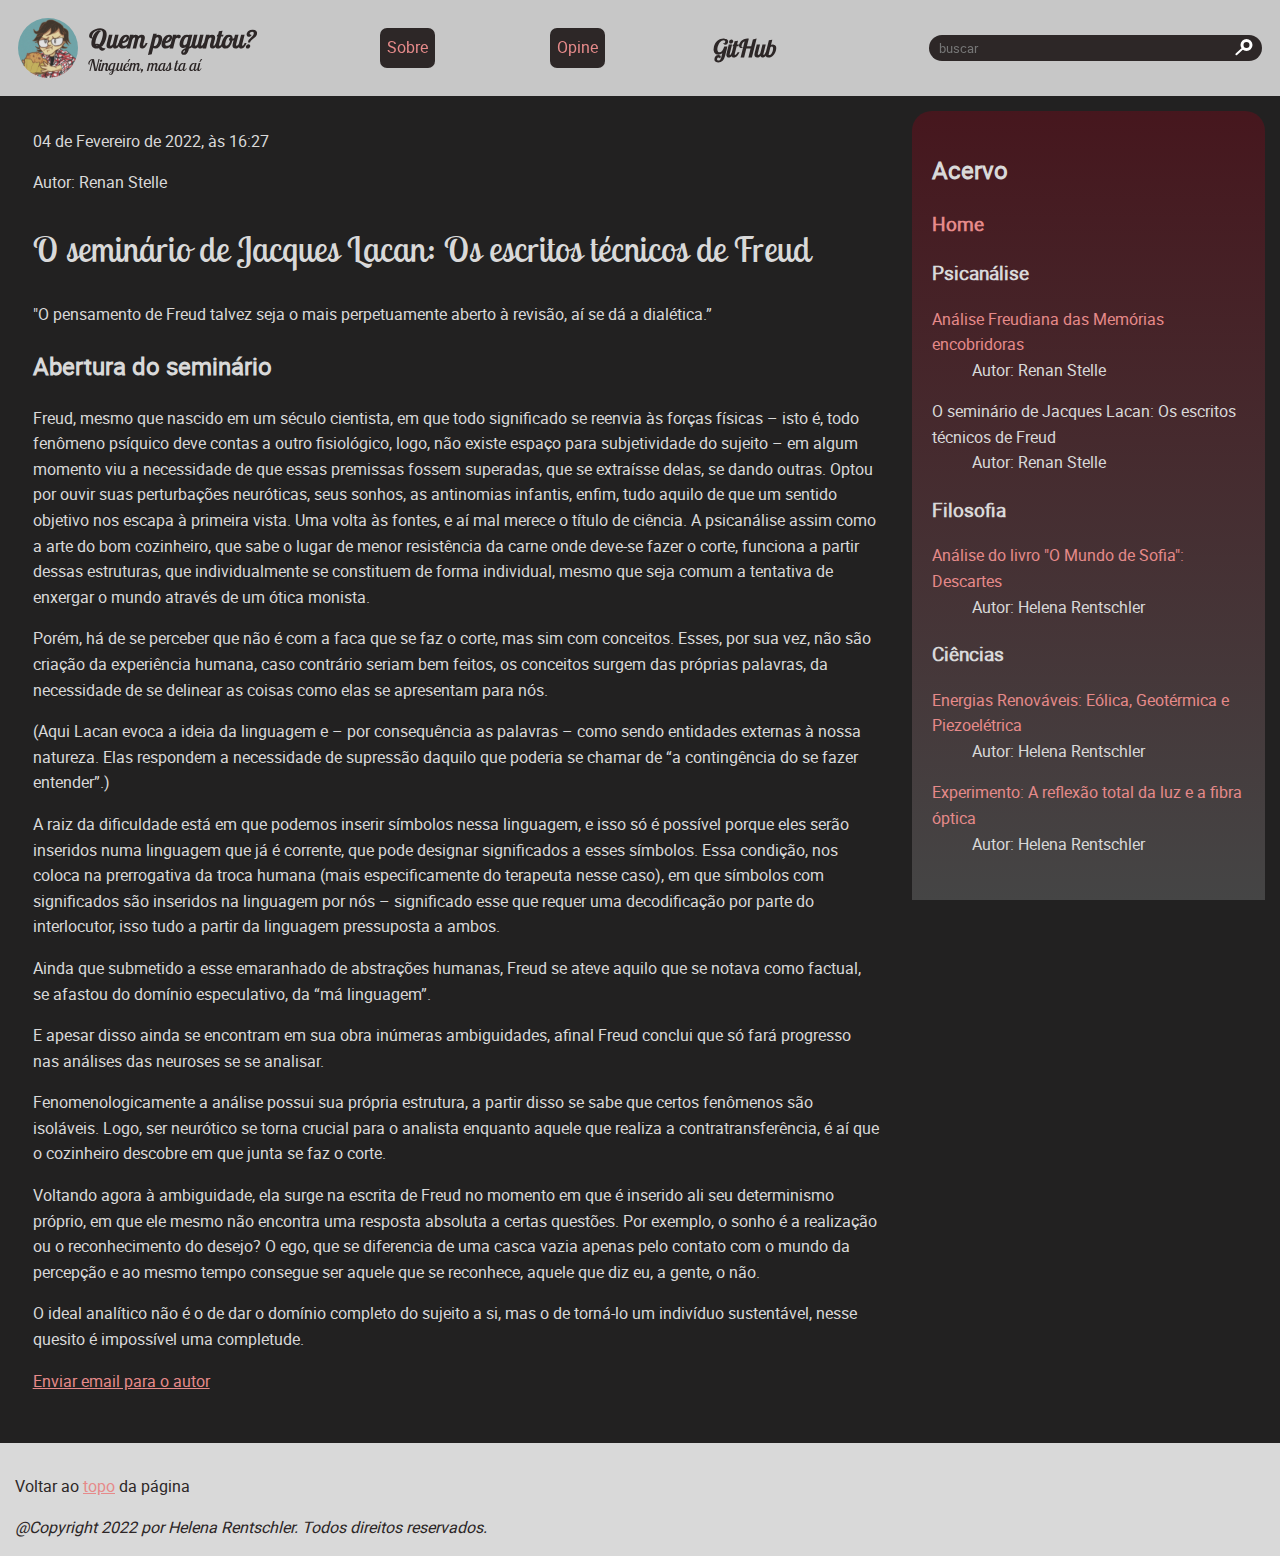
<file: pages/article4.html>
<!DOCTYPE html>
<html lang="pt-BR">
    <head>
        <meta charset="UTF-8">
        <meta http-equiv="X-UA-Compatible" content="IE=edge">
        <meta name="viewport" content="width=device-width, initial-scale=1.0">
        <link rel="icon" href="../images/icon.svg" type="image/x-icon">
        <link rel="stylesheet" href="../styles/style.css">
        <title>O seminário de Jacques Lacan: Os escritos técnicos de Freud</title>
    </head>
    <body>
        <span id="top"></span>
        <header>
            <a class="logo" href="../index.html">
                <img  src="../images/icon.png" alt="" width="60" srcset="../images/icon.svg"> <!--in older browsers, ther 'src' content will be displayed, in new browsers the 'srcset' content will.-->
                <div>
                    <span>Quem perguntou?</span>  
                    <span class="subheading">Ninguém, mas ta aí</span> 
                </div>
            </a>
            <div class="header-main">
                <nav>
                    <ul class="nav-bar">
                        <li class="nav-but"><a href="sobre.html">Sobre</a></li>
                        <li class="nav-but"><a href="opine.html">Opine</a></li>
                    </ul>
                </nav>
                <a class="github" href="https://github.com/helenarentschler" title="meu perfil no GitHub" target="_blank">
                    <span>GitHub</span>
                </a>
                <form>
                    <input type="search" name="q" placeholder="buscar">
                    <input type="submit" value="">
                </form> 
            </div>
        </header>
        <div class="content-grid">
            <main>
                <article>
                    <time datetime="2022-02-04T16:27">04 de Fevereiro de 2022, às 16:27</time>
                    <p>Autor: Renan Stelle</p>
                    <h1>O seminário de Jacques Lacan: Os escritos técnicos de Freud</h1>
                    <p>"O pensamento de Freud talvez seja o mais perpetuamente aberto à revisão, aí se dá a dialética.”</p>
                    <h2>Abertura do seminário</h2>
                    <p>Freud, mesmo que nascido em um século cientista, em que todo significado se reenvia às forças físicas –  isto é, todo fenômeno psíquico deve contas a outro fisiológico, logo, não existe espaço para subjetividade do sujeito – em algum momento viu a necessidade de que essas premissas fossem superadas, que se extraísse delas, se dando outras. Optou por ouvir suas perturbações neuróticas, seus sonhos, as antinomias infantis, enfim, tudo aquilo de que um sentido objetivo nos escapa à primeira vista. Uma volta às fontes, e aí mal merece o título de ciência. A psicanálise assim como a arte do bom cozinheiro, que sabe o lugar de menor resistência da carne onde deve-se fazer o corte, funciona a partir dessas estruturas, que individualmente se constituem de forma individual, mesmo que seja comum a tentativa de enxergar o mundo através de um ótica monista.</p>
                    <p>Porém, há de se perceber que não é com a faca que se faz o corte, mas sim com conceitos. Esses, por sua vez, não são criação da experiência humana, caso contrário seriam bem feitos, os conceitos surgem das próprias palavras, da necessidade de se delinear as coisas como elas se apresentam para nós.</p> 
                    <p> (Aqui Lacan evoca a ideia da linguagem e – por consequência as palavras – como sendo entidades externas à nossa natureza. Elas respondem a necessidade de supressão daquilo que poderia se chamar de “a contingência do se fazer entender”.)</p>
                    <p>A raiz da dificuldade está em que podemos inserir símbolos nessa linguagem, e isso só é possível porque eles serão inseridos numa linguagem que já é corrente, que pode designar significados a esses símbolos. Essa condição, nos coloca na prerrogativa da troca humana (mais especificamente do terapeuta nesse caso), em que símbolos com significados são inseridos na linguagem por nós – significado esse que requer uma decodificação por parte do interlocutor, isso tudo a partir da linguagem pressuposta a ambos.</p>
                    <p>Ainda que submetido a esse emaranhado de abstrações humanas, Freud se ateve aquilo que se notava como factual, se afastou do domínio especulativo, da “má linguagem”.</p>
                    <p>E apesar disso ainda se encontram em sua obra inúmeras ambiguidades, afinal Freud conclui que só fará progresso nas análises das neuroses se se analisar.</p> 
                    <p>Fenomenologicamente a análise possui sua própria estrutura, a partir disso se sabe que certos fenômenos são isoláveis. Logo, ser neurótico se torna crucial para o analista enquanto aquele que realiza a contratransferência, é aí que o cozinheiro descobre em que junta se faz o corte.</p>
                    <p>Voltando agora à ambiguidade, ela surge na escrita de Freud no momento em que é inserido ali seu determinismo próprio, em que ele mesmo não encontra uma resposta absoluta a certas questões. Por exemplo, o sonho é a realização ou o reconhecimento do desejo? O ego, que se diferencia de uma casca vazia apenas pelo contato com o mundo da percepção e ao mesmo tempo consegue ser aquele que se reconhece, aquele que diz eu, a gente, o não. </p>
                    <p> O ideal analítico não é o de dar o domínio completo do sujeito a si, mas o de torná-lo um indivíduo sustentável, nesse quesito é impossível uma completude. </p>
                    <p><a href="mailto:stellerenansystem@gmail.com">Enviar email para o autor </a></p>          
                </article>
            </main>
            <aside>
                <h2>Acervo</h2>
                <h3><a href="../index.html">Home</a></h3>
                <h3>Psicanálise</h3>
                    <dl>
                        <dt><a href="article.html">Análise Freudiana das Memórias encobridoras</a></dt>
                        <dd>Autor: Renan Stelle</dd>
                    </dl>
                    <dl>
                        <dt>O seminário de Jacques Lacan: Os escritos técnicos de Freud</dt>
                        <dd>Autor: Renan Stelle</dd>
                    </dl>
                <h3>Filosofia</h3>
                    <dl>
                        <dt><a href="article1.html">Análise do livro "O Mundo de Sofia": Descartes</a></dt>
                        <dd>Autor: Helena Rentschler</dd>
                    </dl>
                <h3>Ciências</h3>
                    <dl>
                        <dt><a href="article2.html">Energias Renováveis: Eólica, Geotérmica e Piezoelétrica</a></dt>
                        <dd>Autor: Helena Rentschler</dd>
                    </dl>
                    <dl>
                        <dt><a href="article3.html">Experimento: A reflexão total da luz e a fibra óptica</a></dt>
                        <dd>Autor: Helena Rentschler</dd>
                    </dl> 
            </aside>
        </div>
        <footer>
            <p>Voltar ao <a href="#top">topo</a> da página</p>
            <address>@Copyright 2022 por Helena Rentschler. Todos direitos reservados.</address> <!--fazer página de descrição de cada autor e linkar em seus respecivos arquivos-->   
        </footer>
    </body>
</html>
</file>
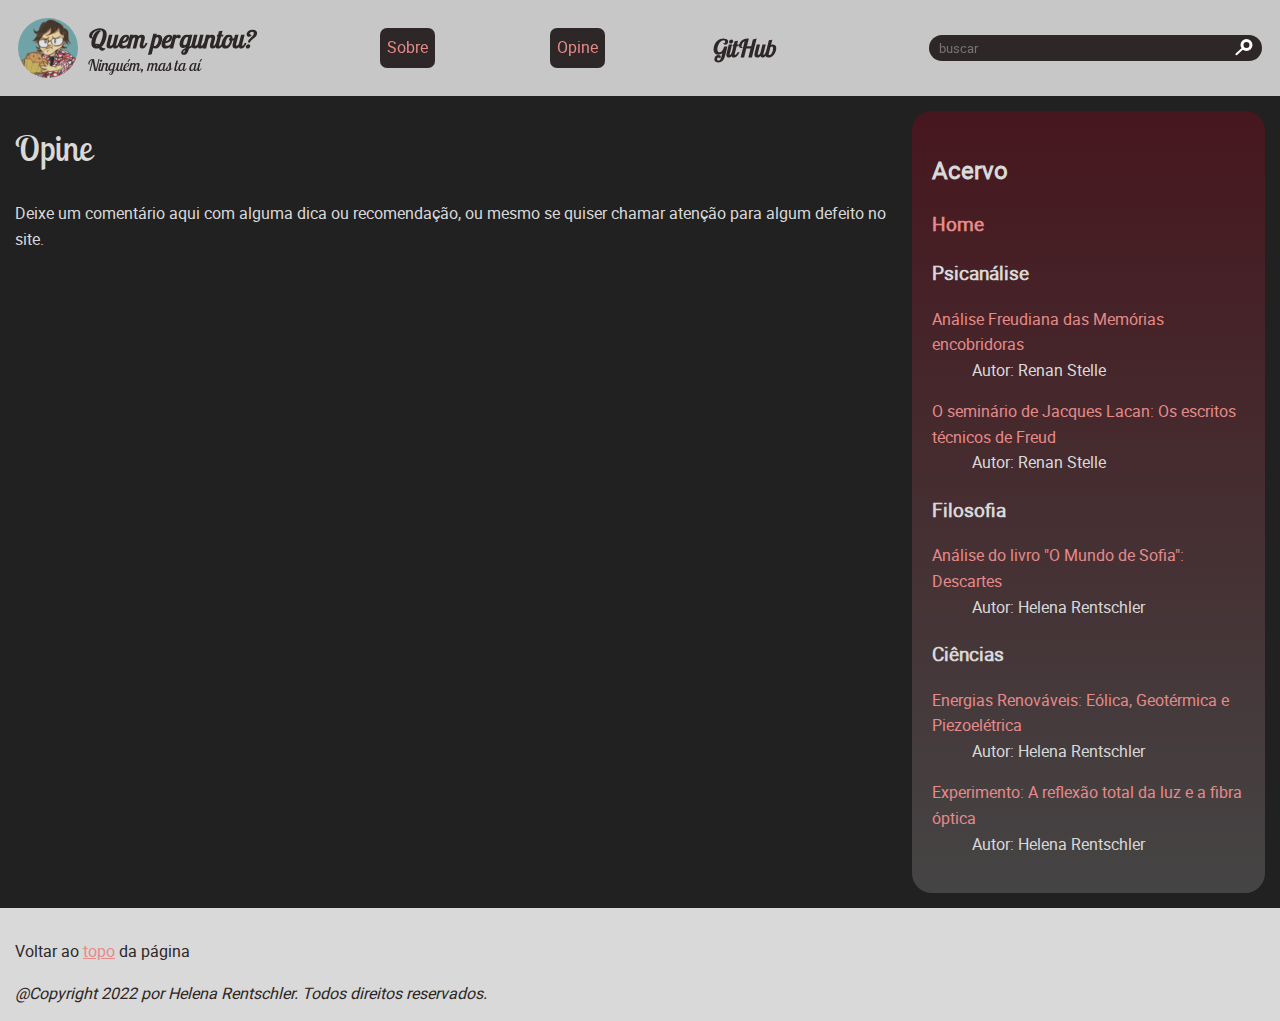
<file: pages/opine.html>
<!DOCTYPE html>
<html lang="pt-BR">
    <head>
        <meta charset="UTF-8">
        <meta http-equiv="X-UA-Compatible" content="IE=edge">
        <meta name="viewport" content="width=device-width, initial-scale=1.0">
        <link rel="icon" href="../images/icon.svg" type="image/x-icon">
        <link rel="stylesheet" href="../styles/style.css">
        <title>Opine</title>
    </head>
    <body>
        <span id="top"></span>
        <header>
            <a class="logo" href="../index.html">
                <img  src="../images/icon.png" alt="" width="60" srcset="../images/icon.svg"> <!--in older browsers, ther 'src' content will be displayed, in new browsers the 'srcset' content will.-->
                <div>
                    <span>Quem perguntou?</span>  
                    <span class="subheading">Ninguém, mas ta aí</span> 
                </div>
            </a>
            <div class="header-main">
                <nav>
                    <ul class="nav-bar">
                        <li class="nav-but"><a href="sobre.html">Sobre</a></li>
                        <li class="nav-but"><a href="opine.html">Opine</a></li>
                    </ul>
                </nav>
                <a class="github" href="https://github.com/helenarentschler" title="meu perfil no GitHub" target="_blank">
                    <span>GitHub</span>
                </a>
                <form>
                    <input type="search" name="q" placeholder="buscar">
                    <input type="submit" value="">
                </form> 
            </div>
        </header>
        <div class="content-grid">
            <main>
                <section>
                    <h1>Opine</h1>
                    <p>Deixe um comentário aqui com alguma dica ou recomendação, ou mesmo se quiser chamar atenção para algum defeito no site.</p>
                    <div id="disqus_thread"></div>
                    <script>
                        var disqus_config = function () {
                        this.page.url = helenarentschler.github.io/quemperguntou/pages/opine.html;  
                        this.page.identifier = opine; 
                        };
                        
                        (function() { // DON'T EDIT BELOW THIS LINE
                        var d = document, s = d.createElement('script');
                        s.src = 'https://quemsabe.disqus.com/embed.js';
                        s.setAttribute('data-timestamp', +new Date());
                        (d.head || d.body).appendChild(s);
                        })();
                    </script>
                    <noscript>Please enable JavaScript to view the <a href="https://disqus.com/?ref_noscript">comments powered by Disqus.</a></noscript>
                </section>
            </main>
            <aside>
                <h2>Acervo</h2>
                <h3><a href="../index.html">Home</a></h3>
                <h3>Psicanálise</h3>
                    <dl>
                        <dt><a href="article.html">Análise Freudiana das Memórias encobridoras</a></dt>
                        <dd>Autor: Renan Stelle</dd>
                    </dl>
                    <dl>
                        <dt><a href="article4.html">O seminário de Jacques Lacan: Os escritos técnicos de Freud</a></dt>
                        <dd>Autor: Renan Stelle</dd>
                    </dl>
                <h3>Filosofia</h3>
                    <dl>
                        <dt><a href="article1.html">Análise do livro "O Mundo de Sofia": Descartes</a></dt>
                        <dd>Autor: Helena Rentschler</dd>
                    </dl>
                <h3>Ciências</h3>
                    <dl>
                        <dt><a href="article2.html">Energias Renováveis: Eólica, Geotérmica e Piezoelétrica</a></dt>
                        <dd>Autor: Helena Rentschler</dd>
                    </dl>
                    <dl>
                        <dt><a href="article3.html">Experimento: A reflexão total da luz e a fibra óptica</a></dt>
                        <dd>Autor: Helena Rentschler</dd>
                    </dl>
            </aside> 
        </div>
        <footer>
            <p>Voltar ao <a href="#top">topo</a> da página</p>
            <address>@Copyright 2022 por Helena Rentschler. Todos direitos reservados.</address> <!--fazer página de descrição de cada autor e linkar em seus respecivos arquivos-->   
        </footer>
        <script id="dsq-count-scr" src="//quemsabe.disqus.com/count.js" async></script>
    </body>
</html>
</file>
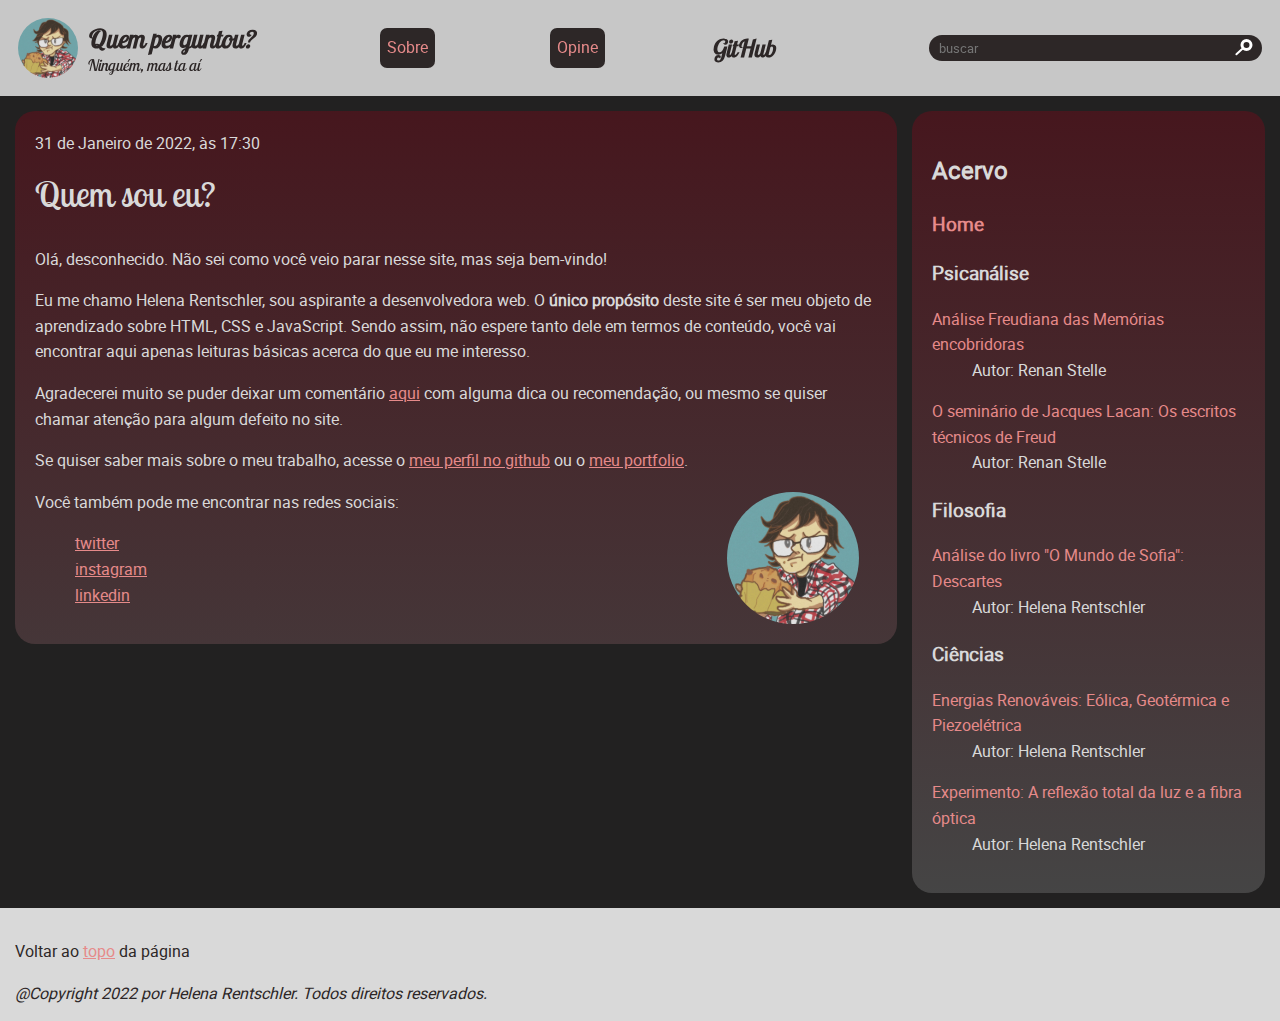
<file: pages/sobre.html>
<!DOCTYPE html>
<html lang="pt-BR">
    <head>
        <meta charset="UTF-8">
        <meta http-equiv="X-UA-Compatible" content="IE=edge">
        <meta name="viewport" content="width=device-width, initial-scale=1.0">
        <link rel="icon" href="../images/icon.svg" type="image/x-icon">
        <link rel="stylesheet" href="../styles/style.css">
        <title>Sobre</title>
    </head>
    <body>
        <span id="top"></span>
        <header>
            <a class="logo" href="../index.html">
                <img  src="../images/icon.png" alt="" width="60" srcset="../images/icon.svg"> <!--in older browsers, ther 'src' content will be displayed, in new browsers the 'srcset' content will.-->
                <div>
                    <span>Quem perguntou?</span>  
                    <span class="subheading">Ninguém, mas ta aí</span> 
                </div>
            </a>
            <div class="header-main">
                <nav>
                    <ul class="nav-bar">
                        <li class="nav-but"><a href="sobre.html">Sobre</a></li>
                        <li class="nav-but"><a href="opine.html">Opine</a></li>
                    </ul>
                </nav>
                <a class="github" href="https://github.com/helenarentschler" title="meu perfil no GitHub" target="_blank">
                    <span>GitHub</span>
                </a>
                <form>
                    <input type="search" name="q" placeholder="buscar">
                    <input type="submit" value="">
                </form> 
            </div>
        </header>
        <div class="content-grid">
            <main>
                <article id="about-box">
                    <time datetime="2022-01-31T14:40">31 de Janeiro de 2022, às 17:30</time>
                    <h1>Quem sou eu?</h1>
                    <p>Olá, desconhecido. Não sei como você veio parar nesse site, mas seja bem-vindo!</p>
                    <p>Eu me chamo Helena Rentschler, sou aspirante a desenvolvedora web. O <strong>único propósito</strong> deste site é ser meu objeto de aprendizado sobre HTML, CSS e JavaScript. Sendo assim, não espere tanto dele em termos de conteúdo, você vai encontrar aqui apenas leituras básicas acerca do que eu me interesso. </p>
                    <p>Agradecerei muito se puder deixar um comentário <a href="opine.html">aqui</a> com alguma dica ou recomendação, ou mesmo se quiser chamar atenção para algum defeito no site.</p>
                    <p>Se quiser saber mais sobre o meu trabalho, acesse o <a href="https://github.com/helenarentschler" target="_blank">meu perfil no github</a> ou o <a href="https://helenarentschler.github.io/" target="_blank">meu portfolio</a>.</p>
                    <p>Você também pode me encontrar nas redes sociais:</p>
                    <ul>
                        <li><a href="https://twitter.com/helenarentschl" target="_blank">twitter</a></li>
                        <li><a href="https://www.instagram.com/helenarentschler/" target="_blank">instagram</a></li>
                        <li><a href="https://www.linkedin.com/in/helena-rentschler-2804b1220/" target="_blank">linkedin</a></li>
                    </ul>
                </article>
            </main>
            <aside>
                <h2>Acervo</h2>
                <h3><a href="../index.html">Home</a></h3>
                <h3>Psicanálise</h3>
                    <dl>
                        <dt><a href="article.html">Análise Freudiana das Memórias encobridoras</a></dt>
                        <dd>Autor: Renan Stelle</dd>
                    </dl>
                    <dl>
                        <dt><a href="article4.html">O seminário de Jacques Lacan: Os escritos técnicos de Freud</a></dt>
                        <dd>Autor: Renan Stelle</dd>
                    </dl>
                <h3>Filosofia</h3>
                    <dl>
                        <dt><a href="article1.html">Análise do livro "O Mundo de Sofia": Descartes</a></dt>
                        <dd>Autor: Helena Rentschler</dd>
                    </dl>
                <h3>Ciências</h3>
                    <dl>
                        <dt><a href="article2.html">Energias Renováveis: Eólica, Geotérmica e Piezoelétrica</a></dt>
                        <dd>Autor: Helena Rentschler</dd>
                    </dl>
                    <dl>
                        <dt><a href="article3.html">Experimento: A reflexão total da luz e a fibra óptica</a></dt>
                        <dd>Autor: Helena Rentschler</dd>
                    </dl>
            </aside>  
        </div>
        <footer>
            <p>Voltar ao <a href="#top">topo</a> da página</p>
            <address>@Copyright 2022 por Helena Rentschler. Todos direitos reservados.</address> <!--fazer página de descrição de cada autor e linkar em seus respecivos arquivos-->   
        </footer>
    </body>
</html>
</file>
<file: styles/style.css>
@font-face {
  font-family: 'lobster_tworegular';
  src: url('../fonts/lobstertwo-regular-webfont.woff2') format('woff2'),
       url('../fonts/lobstertwo-regular-webfont.woff') format('woff');
  font-weight: normal;
  font-style: normal;
}

@font-face {
  font-family: 'robotoregular';
  src: url('../fonts/roboto-regular-webfont.woff2') format('woff2'),
       url('../fonts/roboto-regular-webfont.woff') format('woff');
  font-weight: normal;
  font-style: normal;
}

html {
  font: 16px robotoregular, Helvetica, arial, sans-serif;
  box-sizing:border-box;
  color: rgba(217, 217, 217, 1);
  background-color: rgb(190,190,190);
}

*, *::before, *::after {
  box-sizing: inherit;
}

@media screen and (max-width: 550px) {
  html {
    font-size: 12px;
  }
}

body {
  min-height: 100vh;
  max-width: 1400px;
  line-height: 1.6;
  margin: 0 auto;
  background-color: rgb(34, 33, 33) ;
}

  /* basic structural elements */

  header {
    position: sticky;
    top: 0px;
    display: flex;
    gap: calc(10px + 5%);
    align-items: center;
    max-height: 120px;
    width: 100%;
    padding: 18px;
    margin: 0;
    z-index: 1;
    color: rgba(45, 39, 39, 1);
    background-color: rgba(217, 217, 217, 0.9);
  }

  main {
    grid-column: main;
  }

  main article {
    padding: 2%;
  }

  aside {
    grid-column: sidebar;
    height: 100%;
    padding: 20px;
    border-radius: 20px;
    overflow: auto;
    background-color: rgba(45, 39, 39, 1);
    background: linear-gradient(180deg, rgb(70, 22, 29) 11%, rgba(69, 69, 69, 1) 100%) fixed; 
  }

  footer {
    max-height: 120px;
    padding: 15px;
    color: rgba(45, 39, 39, 1);
    background-color: rgba(217, 217, 217, 1);
  }

    /* basic elements*/

    h1 {
      font: 2.2rem lobster_tworegular, 'Brush Script MT', cursive;
      padding: 15px 0;
      margin: 0;
    }

    iframe {
      border: none; /* iframe vem com borda pre-definida, que não é desejável*/
    }

    img, object, iframe, video, audio {
      max-width: 100%;
    }

    /* form reset */

    button,
    input,
    select,
    textarea {
    font-family: inherit;
    font-size: 100%;
    box-sizing: border-box;
    padding: 0;
    margin: 0;
    }

    textarea {
      overflow: auto;
    }

    /*************/

    nav {
      flex: 2;
    }

    nav ul{
      display: flex;
      gap: 8px;
      align-items: center;
      justify-content: space-around;
      padding: 0;
      margin: 0;
      list-style: none;
    }

    form {
      flex: 2;
      position: relative; /* to set the form input's position relative to the form*/
    }

      /* classes, atributtes, pseudo-classes */

      .logo {
        display: flex;
        gap: 8px;
        align-items: center;
        font: italic bold 1.6rem lobster_tworegular, 'Brush Script MT', cursive;
      }

      .subheading {
        display: block;
        font-weight: 300;
        font-size: 1rem;
      }

      @media screen and (max-width: 550px) {
        .logo {
          font-size: 1.4rem;
        }
        .subheading {
          font-size: 1rem;
        }
      }

      .logo:link, .logo:visited {
        color: rgba(45, 39, 39, 1);
      }

      .header-main {
        flex: auto;
        display: flex;
        flex-wrap: wrap;
        gap:calc(5px + 5%);
        align-items: center;
      }

      .nav-but {
        display: block;
        padding: 7px;
        border-radius: 7px;
        text-align: center;
        background-color: rgba(45, 39, 39, 1);
      } 

      
      @media screen and (max-width: 550px) {
        .nav-but {
          padding: 4px;
        }
      }

      .nav-but:hover, .nav-but:focus {
        transform: scale(1.15, 1.15);
      }

      .nav-but:active {
        background-color: rgb(190,190,190);
      }

      .github {
        flex: 1;
        color: rgba(45, 39, 39, 1);
        font: italic bold 1.5rem lobster_tworegular, 'Brush Script MT', cursive;
        background-size: 16px 16px; 
      }

      @media screen and (max-width: 550px) {
        .github {
          font-size: 1.2rem; 
        }
      }

      .github:link, .github:visited {
        color: rgba(45, 39, 39, 1);
      }

      .github:hover {
        color: rgba(226, 99, 99, 1);
      }

      .content-grid {
        display: grid;
        grid-template-columns: [main] 5fr [sidebar] 2fr;
        grid-gap: 15px;
        gap: 15px;
        padding: 15px;
      }

      @media screen and (max-width: 800px) {
        .content-grid {
          display: flex;
          flex-direction: column;
        }
      }

      input[type=search] {
        color: rgba(217, 217, 217, 1);
        font-family: inherit;
        font-size: 0.8rem;
        min-width: 140px;
        width: 100%;
        padding-left: 10px;
        padding-block: 4px;
        border: none;
        border-radius: 15px;
        background-color: rgba(45, 39, 39, 1);
      }

      input[type=search]:hover, input[type=search]:focus {
        outline: 2px solid rgba(226, 99, 99, 1);
      }

      input[type=submit] {
        position: absolute;
        right: 4px;
        top: 4px;
        width: 23px;
        border: none;
        background: url(../images/search.svg) 0 0 no-repeat;
      }

      a:link, a:visited {
        color: rgb(230, 138, 138);
      }

      a:hover, a:focus {
        text-decoration: none;
      }

      a:active {
        color: rgb(190,190,190);
      }

      header a:link, header a:visited, aside a:link, aside a:visited{
        text-decoration: none;
      }

      aside a:hover, aside a:focus {
        color: rgb(255, 79, 79);
      }

      aside a:active {
        color: rgba(45, 39, 39, 1);
      }

/* ID's */

        #first-container, #sec-container{
          display: flex;
          flex-wrap: wrap;
          gap: 10px;
          padding: 15px;
          border-radius: 20px;
          background-color: rgba(45, 39, 39, 1);
          background: linear-gradient(180deg, rgb(70, 22, 29)11%, rgba(69, 69, 69, 1) 100%) fixed; 
        }

        #first-container > div {
          flex: 1 300px;
          display: flex;
        }

        #first-container h2 {
          writing-mode:vertical-lr;
          text-align: center;
          border-radius: 10px;
          margin: 10px;
          background-color: rgba(226, 99, 99, 1);
        }

        #sec-container img:hover, #sec-container img:focus {
          box-shadow: 3px 3px 3px rgba(217, 217, 217, .5);
          transform: scale(1.15, 1.15);
        }

        @media screen and (max-width: 550px) {
          #sec-container img:hover, #sec-container img:focus {
            transform: scale(1.5, 1.5);
          }
        }

        #about-box {
          padding: 20px;
          border-radius: 20px;
          background-color: rgba(217, 217, 217, 1);
          background: url(../images/icon.svg) no-repeat bottom 5% right 5%/15%,
                      linear-gradient(180deg, rgb(70, 22, 29) 11%, rgba(69 ,69, 69, 1) 100%) fixed; 
        }

        #about-box ul {
          list-style: none;
        }

/* Design pronto para tabela */

table {
    border-collapse: collapse;
    border: 2px solid rgba(200, 200, 200, 1);
    letter-spacing: 1px;
    font-size: 0.8rem;
    color: rgba(45, 39, 39, 1);
  }
  
  td, th {
    border: 1px solid rgb(190,190,190);
    padding: 5px 5px;
  }
  
  th {
    background-color: rgb(235,235,235);
  }
  
  td {
    text-align: center;
  }
  
  tr:nth-child(even) td {
    background-color: rgb(250,250,250);
  }
  
  tr:nth-child(odd) td {
    background-color: rgb(245,245,245);
  }
  
  caption {
    padding: 10px;
    color: rgb(235,235,235);;
  }
</file>
